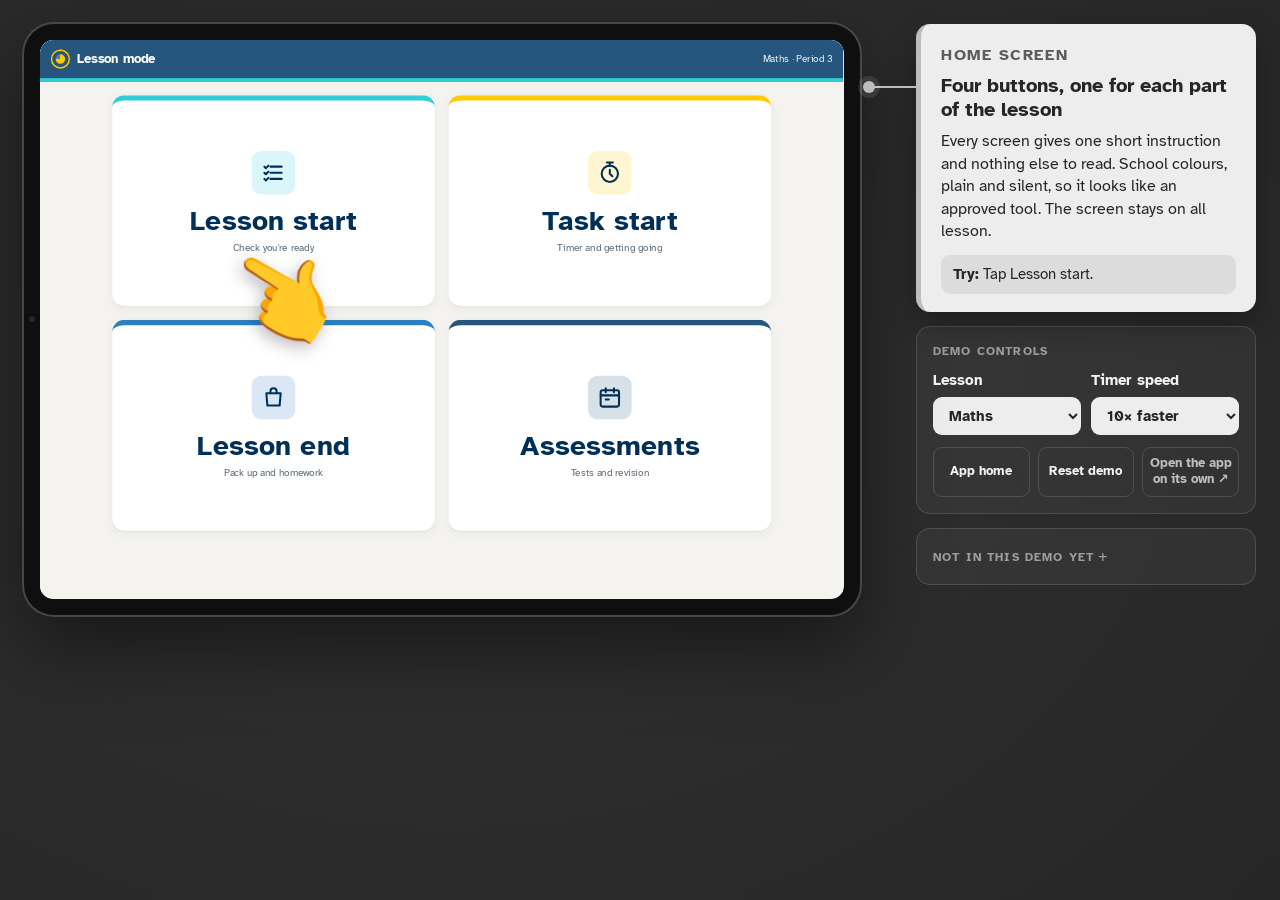
<file: index.html>
<!doctype html>
<html lang="en">
<head>
  <meta charset="utf-8">
  <meta name="viewport" content="width=device-width, initial-scale=1">
  <title>Lesson mode demo</title>
  <meta name="description" content="Interactive demo of Lesson mode, a classroom companion for students with executive function difficulties.">
  <meta name="theme-color" content="#2B2927">
  <link rel="icon" href="app/assets/icon.svg" type="image/svg+xml">
  <link rel="preconnect" href="https://fonts.googleapis.com">
  <link rel="preconnect" href="https://fonts.gstatic.com" crossorigin>
  <link href="https://fonts.googleapis.com/css2?family=Atkinson+Hyperlegible:wght@400;700&display=swap" rel="stylesheet">
  <link rel="stylesheet" href="demo.css">
</head>
<body>
  <main class="stage">
    <section class="device-col" aria-label="The Lesson mode app, running on an iPad">
      <div class="ipad" id="ipad">
        <span class="ipad-cam" aria-hidden="true"></span>
        <div class="ipad-screen">
          <iframe id="app" src="app/" title="Lesson mode app"></iframe>
        </div>
        <div class="hand" id="hand" hidden aria-hidden="true">
          <img src="demo-assets/hand.png" width="100" height="82" alt="">
        </div>
      </div>
    </section>

    <aside class="panel" aria-label="Demo notes">
      <section class="callout" id="callout" aria-live="polite">
        <p class="callout-kicker" id="calloutKicker">Home</p>
        <h2 id="calloutTitle">Four buttons</h2>
        <p id="calloutBody"></p>
        <p class="callout-try" id="calloutTry" hidden><b>Try:</b> <span></span></p>
      </section>

      <section class="flow" id="flow" hidden>
        <p class="panel-label" id="flowLabel">Flow</p>
        <ol id="flowSteps"></ol>
      </section>

      <section class="box controls">
        <p class="panel-label">Demo controls</p>
        <div class="ctl-row">
        <label>Lesson
          <select id="ctlSubject">
            <option value="maths">Maths</option>
            <option value="physics">Physics</option>
            <option value="geography">Geography</option>
          </select>
        </label>
        <label>Timer speed
          <select id="ctlSpeed">
            <option value="1">Real time</option>
            <option value="10">10× faster</option>
            <option value="60">60× faster</option>
          </select>
        </label>
        </div>
        <div class="ctl-btns">
          <button id="ctlHome">App home</button>
          <button id="ctlReset">Reset demo</button>
          <a href="app/" target="_blank" rel="noopener">Open the app on its own ↗</a>
        </div>
      </section>

      <details class="box out">
        <summary><span class="panel-label">Not in this demo yet</span></summary>
        <ul>
          <li><b>Real AI.</b> Photo reading and voice transcription are scripted.</li>
          <li><b>Google Classroom and Moodle.</b> The assignment list is made up.</li>
          <li><b>Rewards.</b> Waiting on the digital lab team's research.</li>
          <li><b>Note to self.</b> Dropped from the first version.</li>
        </ul>
      </details>
    </aside>
  </main>

  <script src="demo.js"></script>
</body>
</html>
</file>
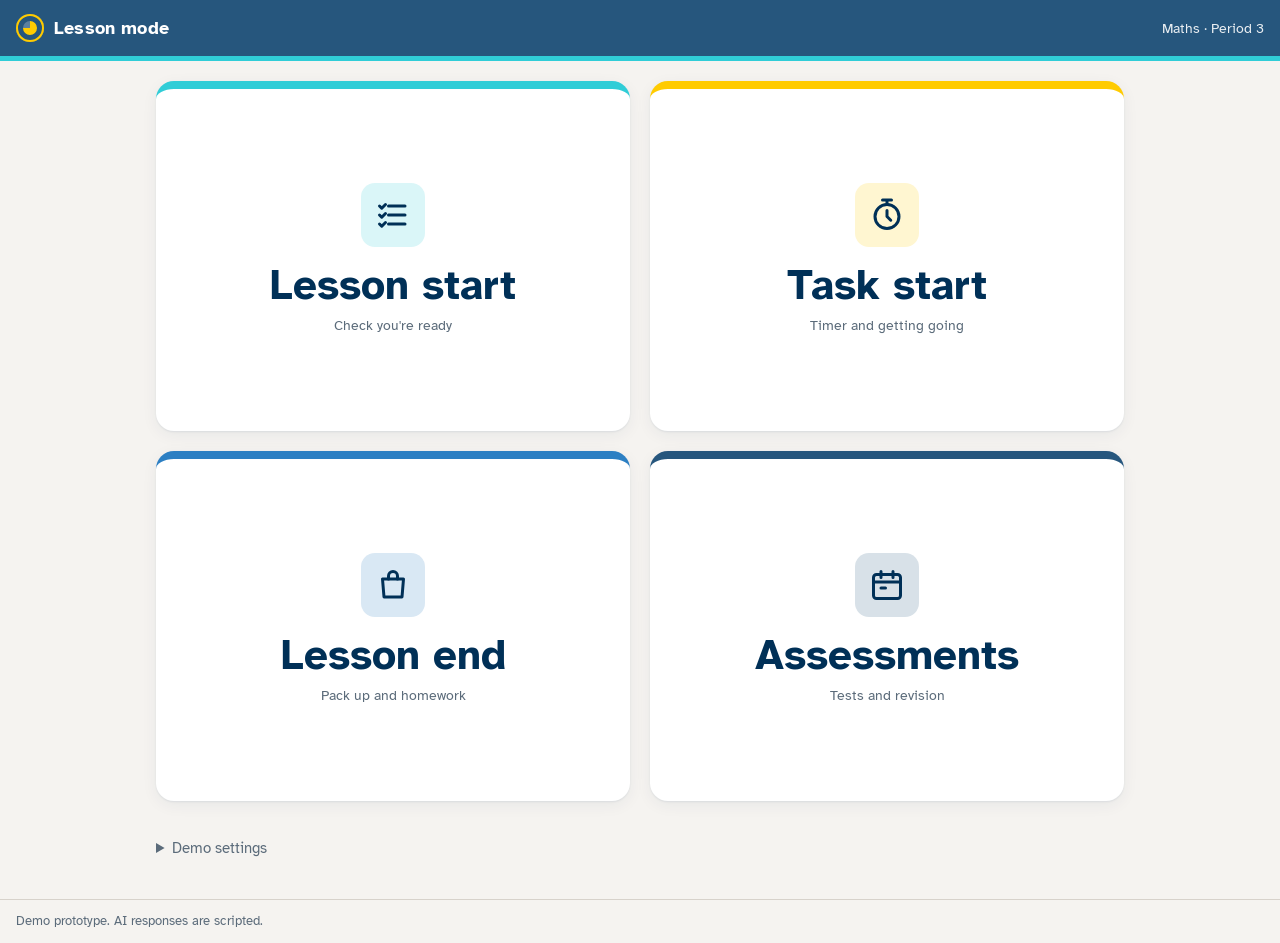
<file: app/index.html>
<!doctype html>
<html lang="en">
<head>
  <meta charset="utf-8">
  <meta name="viewport" content="width=device-width, initial-scale=1, viewport-fit=cover">
  <title>Lesson mode</title>
  <meta name="description" content="A classroom companion that helps students get started, stay on task and pack up. Demo prototype.">
  <meta name="theme-color" content="#26567D">
  <meta name="apple-mobile-web-app-capable" content="yes">
  <meta name="mobile-web-app-capable" content="yes">
  <meta name="apple-mobile-web-app-title" content="Lesson mode">
  <link rel="manifest" href="manifest.json">
  <link rel="icon" href="assets/icon.svg" type="image/svg+xml">
  <link rel="apple-touch-icon" href="assets/icon-192.png">
  <link rel="preconnect" href="https://fonts.googleapis.com">
  <link rel="preconnect" href="https://fonts.gstatic.com" crossorigin>
  <link href="https://fonts.googleapis.com/css2?family=Atkinson+Hyperlegible:wght@400;700&display=swap" rel="stylesheet">
  <link rel="stylesheet" href="style.css">
</head>
<body>
  <header class="topbar">
    <button class="brand" data-home aria-label="Lesson mode home">
      <span class="brand-mark" aria-hidden="true"></span>
      <span class="brand-name">Lesson mode</span>
    </button>
    <div class="topbar-right">
      <button class="timer-chip" id="timerChip" hidden aria-label="Task timer, open task">
        <span class="timer-chip-dot" aria-hidden="true"></span><span data-timer-text>0:00</span>
      </button>
      <span class="lesson-label" id="lessonLabel">Maths</span>
    </div>
  </header>

  <main id="view" class="view" tabindex="-1" aria-live="polite"></main>

  <div class="checkin" id="checkin" hidden role="alertdialog" aria-modal="true" aria-labelledby="checkinTitle">
    <div class="checkin-card">
      <h2 id="checkinTitle">Still on task?</h2>
      <p id="checkinBody"></p>
      <div class="checkin-bar"><span id="checkinBar"></span></div>
      <div class="btn-row" id="checkinBtns"></div>
    </div>
  </div>

  <footer class="foot">
    <span>Demo prototype. AI responses are scripted.</span>
    <span id="wakeStatus"></span>
  </footer>

  <script src="app.js"></script>
</body>
</html>
</file>
<file: demo.css>
/* Presenter page. Everything outside the iPad is neutral grey (no hue at
 * all), so the app's own colours are the only colour on screen.
 * Add ?tone=warm to the URL for the warm-grey + muted-teal version. */
:root {
  --bg: #262626;
  --bg-2: #313131;
  --box: rgba(255, 255, 255, .045);
  --box-line: rgba(255, 255, 255, .14);
  --text: #D4D4D4;
  --text-muted: #9E9E9E;
  --text-strong: #F2F2F2;
  --card: #EDEDED;
  --ink: #262626;
  --ink-muted: #5C5C5C;
  --try: #DCDCDC;
  --done: #757575;
  --rim: #474747;
  --accent: #BDBDBD;
  --accent-soft: rgba(255, 255, 255, .1);

  --screen-w: 1180;
  --screen-h: 820;
  --bezel: 24;
  --k: .6;                   /* set by demo.js */
  --gap: 56px;
  --font: "Atkinson Hyperlegible", system-ui, -apple-system, "Segoe UI", sans-serif;
}
:root.warm {
  --bg: #2B2927; --bg-2: #353230;
  --box-line: rgba(215, 210, 203, .16);
  --text: #D7D2CB; --text-muted: #A59C94; --text-strong: #F3F0EC;
  --card: #EFEBE6; --ink: #2B2927; --ink-muted: #5E5751;
  --try: #E0DAD3; --done: #7C746D; --rim: #4A4644;
  --accent: #8FC3C9; --accent-soft: rgba(143, 195, 201, .16);
}

* { box-sizing: border-box; }
html, body { margin: 0; }
body {
  min-height: 100dvh;
  font-family: var(--font);
  background: radial-gradient(1100px 800px at 35% 45%, var(--bg-2), var(--bg));
  color: var(--text);
  line-height: 1.45;
}
button, select { font: inherit; }

/* ---------- Layout ---------- */
.stage {
  display: grid;
  grid-template-columns: auto minmax(280px, 340px);
  justify-content: center;
  gap: var(--gap);
  align-items: start;
  padding: 24px;
  min-height: 100dvh;
}

/* ---------- iPad ---------- */
.device-col { min-width: 0; display: grid; justify-items: center; }
.ipad {
  position: relative;
  width: calc((var(--screen-w) + 2 * var(--bezel)) * var(--k) * 1px);
  height: calc((var(--screen-h) + 2 * var(--bezel)) * var(--k) * 1px);
  padding: calc(var(--bezel) * var(--k) * 1px);
  background: #0F0F0F;
  border-radius: calc(44 * var(--k) * 1px);
  box-shadow: 0 0 0 2px var(--rim), 0 30px 80px rgba(0, 0, 0, .5);
}
.ipad-cam {
  position: absolute; left: calc(var(--bezel) * var(--k) * .5px - 3px); top: 50%;
  width: 6px; height: 6px; margin-top: -3px; border-radius: 50%; background: #272727;
}
.ipad-screen {
  width: calc(var(--screen-w) * var(--k) * 1px);
  height: calc(var(--screen-h) * var(--k) * 1px);
  border-radius: calc(20 * var(--k) * 1px);
  overflow: hidden;
  background: #F5F3F0;
}
.ipad-screen iframe {
  display: block; border: 0;
  width: calc(var(--screen-w) * 1px);
  height: calc(var(--screen-h) * 1px);
  transform: scale(var(--k));
  transform-origin: 0 0;
}

/* ---------- Pointing hand (first-run hint) ---------- */
/* hand.png is shown at 100x82, pointing left; the fingertip is at (4, 34).
 * It is tilted 30deg so it points up-left at the button from the lower right,
 * and drifts along the finger's line: towards the button, then away. */
.hand {
  position: absolute; z-index: 2; pointer-events: none;
  width: 100px; height: 82px;
  margin: -34px 0 0 -4px;
  animation: hand-in .8s ease both;
}
.hand img {
  display: block; width: 100px; height: 82px;
  transform-origin: 4px 34px;
  transform: rotate(30deg) translateX(22px);
  filter: drop-shadow(0 6px 8px rgba(0, 0, 0, .25));
  animation: point 1.5s ease-in-out .8s infinite;
}
@keyframes hand-in { from { opacity: 0; } }
@keyframes point {
  0%, 100% { transform: rotate(30deg) translateX(22px); }
  50% { transform: rotate(30deg) translateX(2px); }
}

/* ---------- Panel ---------- */
.panel { display: grid; gap: 14px; min-width: 0; }
.panel-label {
  margin: 0 0 10px; font-size: .72rem; font-weight: 700; letter-spacing: .1em; text-transform: uppercase;
  color: var(--text-muted);
}

.callout {
  position: relative;
  background: var(--card); color: var(--ink);
  border-radius: 14px; padding: 20px 20px 18px;
  border-left: 5px solid var(--accent);
  box-shadow: 0 12px 30px rgba(0, 0, 0, .3);
}
.callout::before {
  content: ""; position: absolute; top: 62px; right: 100%; width: calc(var(--gap) - 4px); height: 2px;
  background: var(--accent);
}
.callout::after {
  content: ""; position: absolute; top: 57px; right: calc(100% + var(--gap) - 10px); width: 12px; height: 12px; border-radius: 50%;
  background: var(--accent); box-shadow: 0 0 0 5px var(--accent-soft);
}
.callout.changed { animation: pop .35s ease; }
@keyframes pop { from { opacity: .3; transform: translateX(8px); } }
.callout-kicker {
  margin: 0 0 6px; font-size: .72rem; font-weight: 700; letter-spacing: .1em; text-transform: uppercase; color: var(--ink-muted);
}
.callout h2 { margin: 0 0 8px; font-size: 1.25rem; line-height: 1.2; }
.callout p { margin: 0 0 8px; font-size: .97rem; }
.callout p:last-child { margin-bottom: 0; }
.callout-try {
  margin-top: 12px !important; padding: 9px 12px; border-radius: 9px;
  background: var(--try); font-size: .92rem !important;
}

.flow ol { list-style: none; margin: 0; padding: 0; display: grid; gap: 0; counter-reset: s; }
.flow li {
  counter-increment: s;
  display: flex; align-items: center; gap: 10px;
  padding: 3px 10px; border-radius: 8px; font-size: .88rem; color: var(--text-muted);
}
.flow li::before {
  content: counter(s); flex: none; width: 21px; height: 21px; border-radius: 50%;
  display: grid; place-items: center; font-size: .72rem; font-weight: 700;
  border: 1.5px solid currentColor;
}
.flow li.done { color: var(--done); }
.flow li.on { background: var(--accent-soft); color: var(--text-strong); font-weight: 700; }
.flow li.on::before { background: var(--accent); border-color: var(--accent); color: var(--ink); }

.box { background: var(--box); border: 1px solid var(--box-line); border-radius: 14px; padding: 16px; }
.ctl-row { display: grid; grid-template-columns: 1fr 1fr; gap: 10px; margin-bottom: 12px; }
.controls label { display: block;  margin: 0; font-weight: 700; font-size: .92rem; color: var(--text-strong); }
.controls select {
  display: block; width: 100%; margin-top: 6px; padding: 9px 12px; border-radius: 9px; border: 0; background: var(--card); color: var(--ink);
}
.ctl-btns { display: grid; grid-template-columns: 1fr 1fr 1fr; gap: 8px; }
.ctl-btns button, .ctl-btns a {
  display: grid; place-items: center; text-align: center;
  padding: 8px 6px; border-radius: 9px; border: 1.5px solid var(--box-line);
  background: transparent; color: var(--text-strong); font-weight: 700; font-size: .82rem; line-height: 1.2;
  cursor: pointer; text-decoration: none;
}
.ctl-btns a { color: var(--accent); }
.ctl-btns button:hover, .ctl-btns a:hover { background: rgba(255, 255, 255, .06); }
.controls select:focus-visible, .ctl-btns button:focus-visible, .ctl-btns a:focus-visible {
  outline: 3px solid var(--accent); outline-offset: 2px;
}

.out summary { cursor: pointer; list-style: none; }
.out summary::-webkit-details-marker { display: none; }
.out summary .panel-label { display: inline; }
.out summary::after { content: " +"; color: var(--text-muted); }
.out[open] summary::after { content: " −"; }
.out[open] ul { margin-top: 10px; }
.out ul { margin: 0; padding-left: 1.1em; display: grid; gap: 5px; font-size: .86rem; color: var(--text-muted); }
.out b { color: var(--text); }

/* ---------- Narrow screens: stack ---------- */
@media (max-width: 1100px) {
  .stage { grid-template-columns: minmax(0, 1fr); gap: 24px; padding: 16px; }
  .callout::before, .callout::after { display: none; }
}
@media (prefers-reduced-motion: reduce) {
  .callout.changed { animation: none; }  /* the hand keeps moving: it is the demo's only hint */
}
</file>
<file: app/style.css>
/* Palette: NAE teal is the brand accent; blue + yellow carry the UI. */
:root {
  --teal: #30CDD7;
  --teal-light: #9BD3DD;
  --stone: #D7D2CB;
  --taupe: #A59C94;
  --navy: #003057;
  --blue: #26567D;
  --bright-blue: #2C7FC3;
  --yellow: #FFCB00;
  --orange: #FF6A2E;
  --purple: #702082;
  --red: #E0004D;
  --green: #479613;

  --bg: #F5F3F0;
  --surface: #FFFFFF;
  --text: var(--navy);
  --muted: #5B6B7A;
  --line: var(--stone);
  --radius: 18px;
  --shadow: 0 1px 2px rgba(0, 48, 87, .08), 0 4px 16px rgba(0, 48, 87, .06);
  --font: "Atkinson Hyperlegible", system-ui, -apple-system, "Segoe UI", sans-serif;
}

* { box-sizing: border-box; }
html, body { margin: 0; }
body {
  font-family: var(--font);
  background: var(--bg);
  color: var(--text);
  font-size: 18px;
  line-height: 1.45;
  min-height: 100dvh;
  display: flex;
  flex-direction: column;
  -webkit-tap-highlight-color: transparent;
}
button, input, select { font: inherit; color: inherit; }
button { cursor: pointer; }
img { max-width: 100%; display: block; }
[hidden] { display: none !important; }

/* ---------- Top bar ---------- */
.topbar {
  position: sticky; top: 0; z-index: 10;
  display: flex; align-items: center; justify-content: space-between; gap: 12px;
  padding: calc(10px + env(safe-area-inset-top)) 16px 10px;
  background: var(--blue);
  color: #fff;
  border-bottom: 5px solid var(--teal);
}
.brand {
  display: flex; align-items: center; gap: 10px;
  background: none; border: 0; padding: 4px 0; color: #fff;
}
.brand-mark {
  width: 28px; height: 28px; border-radius: 50%;
  background: conic-gradient(var(--yellow) 0 270deg, rgba(255,255,255,.25) 270deg 360deg);
  box-shadow: inset 0 0 0 7px var(--blue);
  outline: 2px solid var(--yellow); outline-offset: -2px;
}
.brand-name { font-weight: 700; font-size: 1.15rem; letter-spacing: .01em; }
.topbar-right { display: flex; align-items: center; gap: 10px; min-width: 0; }
.lesson-label {
  font-size: .9rem; opacity: .9;
  white-space: nowrap; overflow: hidden; text-overflow: ellipsis;
}
.timer-chip {
  display: inline-flex; align-items: center; gap: 8px;
  background: var(--yellow); color: var(--navy);
  border: 0; border-radius: 999px; padding: 6px 12px;
  font-weight: 700; font-variant-numeric: tabular-nums;
}
.timer-chip-dot { width: 8px; height: 8px; border-radius: 50%; background: var(--navy); animation: blink 1s steps(2) infinite; }
@keyframes blink { 50% { opacity: .2; } }

/* ---------- Layout ---------- */
.view {
  flex: 1;
  width: 100%;
  max-width: 760px;
  margin: 0 auto;
  padding: 20px 16px 32px;
  outline: none;
}
.foot {
  display: flex; flex-wrap: wrap; justify-content: space-between; gap: 4px 16px;
  padding: 12px 16px calc(12px + env(safe-area-inset-bottom));
  font-size: .8rem; color: var(--muted);
  border-top: 1px solid var(--line);
}

h1, h2, h3 { line-height: 1.2; margin: 0 0 .4em; }
h1 { font-size: 1.6rem; }
h2 { font-size: 1.75rem; }
h3 { font-size: 1.15rem; }
p { margin: 0 0 1em; }
.kicker {
  font-size: .8rem; font-weight: 700; letter-spacing: .08em; text-transform: uppercase;
  color: var(--blue); margin: 0 0 .5em;
}
.muted { color: var(--muted); }
.small { font-size: .9rem; }

/* ---------- Home ---------- */
.home-status { margin: 0 0 16px; }
.sr-only { position: absolute; width: 1px; height: 1px; overflow: hidden; clip: rect(0 0 0 0); white-space: nowrap; }
.status-row { display: flex; flex-wrap: wrap; gap: 8px; margin-top: 10px; }
.pill {
  display: inline-flex; align-items: center; gap: 6px;
  padding: 4px 12px; border-radius: 999px;
  background: var(--surface); border: 1px solid var(--line);
  font-size: .85rem; color: var(--muted);
}
.pill.ok { border-color: var(--green); color: var(--green); }
.pill.warn { border-color: var(--orange); color: #B4400F; }

.tiles { display: grid; grid-template-columns: 1fr 1fr; gap: 14px; }
.tile {
  position: relative;
  display: flex; flex-direction: column; align-items: center; justify-content: center; gap: 12px;
  min-height: 170px; padding: 18px;
  background: var(--surface); border: 0; border-radius: var(--radius);
  box-shadow: var(--shadow); text-align: center;
  border-top: 8px solid var(--c);
  transition: transform .08s ease;
}
.tile:active { transform: scale(.98); }
.tile-icon {
  width: 52px; height: 52px; border-radius: 14px;
  display: grid; place-items: center;
  background: color-mix(in srgb, var(--c) 18%, white);
  color: var(--navy);
}
.tile-icon svg { width: 30px; height: 30px; }
.tile-title { font-size: 2.1rem; font-weight: 800; line-height: 1.25; }
.tile-sub { font-size: .9rem; color: var(--muted); }
.tile[data-c="teal"] { --c: var(--teal); }
.tile[data-c="yellow"] { --c: var(--yellow); }
.tile[data-c="blue"] { --c: var(--bright-blue); }
.tile[data-c="navy"] { --c: var(--blue); }

.settings { margin-top: 28px; }
.settings summary { cursor: pointer; color: var(--muted); font-size: .95rem; padding: 8px 0; }
.settings-body {
  display: grid; gap: 14px; padding: 16px;
  background: var(--surface); border-radius: var(--radius); box-shadow: var(--shadow);
}
.settings label { display: grid; gap: 6px; font-size: .95rem; }
.settings select, .field input, .field textarea {
  padding: 12px; border: 2px solid var(--line); border-radius: 12px; background: #fff;
}

/* ---------- Flow card ---------- */
.card {
  background: var(--surface); border-radius: var(--radius); box-shadow: var(--shadow);
  padding: 22px 20px;
  animation: rise .18s ease;
}
@keyframes rise { from { opacity: 0; transform: translateY(6px); } }
.card-top { display: flex; align-items: center; justify-content: space-between; gap: 12px; margin-bottom: 14px; }
.back {
  background: none; border: 0; padding: 6px 0; color: var(--blue); font-weight: 700;
}
.steps { display: flex; gap: 6px; }
.steps span { width: 26px; height: 6px; border-radius: 3px; background: var(--line); }
.steps span.on { background: var(--teal); }
.card-body { font-size: 1.1rem; }
.card-img {
  margin: 4px 0 16px; border-radius: 12px; overflow: hidden;
  border: 2px solid var(--line); background: #fff;
}
.card-img.focus { border-color: var(--yellow); box-shadow: 0 0 0 4px color-mix(in srgb, var(--yellow) 35%, transparent); }
.card-img img { width: 100%; max-height: 420px; object-fit: contain; }
.thumb { width: 120px; border-radius: 10px; border: 2px solid var(--line); margin-bottom: 14px; }
.note {
  border-left: 4px solid var(--teal); background: color-mix(in srgb, var(--teal) 10%, white);
  padding: 10px 14px; border-radius: 0 10px 10px 0; font-size: .95rem; margin: 0 0 16px;
}
.note.warn { border-color: var(--orange); background: color-mix(in srgb, var(--orange) 10%, white); }

/* ---------- Buttons ---------- */
.btn-row { display: grid; gap: 12px; margin-top: 18px; }
.btn-row.two { grid-template-columns: 1fr 1fr; }
.btn {
  min-height: 64px; padding: 14px 18px;
  border-radius: 14px; border: 2px solid transparent;
  font-size: 1.2rem; font-weight: 700;
  display: inline-flex; align-items: center; justify-content: center; gap: 10px;
  transition: transform .08s ease, filter .1s;
}
.btn:active { transform: scale(.98); }
.btn:disabled { opacity: .4; cursor: default; }
.btn.primary { background: var(--blue); color: #fff; }
.btn.yes { background: var(--green); color: #fff; }
.btn.no { background: #fff; color: var(--navy); border-color: var(--navy); }
.btn.ghost { background: transparent; color: var(--blue); border-color: var(--line); font-weight: 400; font-size: 1.05rem; min-height: 54px; }
.btn.accent { background: var(--yellow); color: var(--navy); }
.btn.alert { background: var(--orange); color: #fff; }
.btn input[type=file] { display: none; }
button:focus-visible, .btn:focus-within, a:focus-visible, input:focus-visible, select:focus-visible, textarea:focus-visible {
  outline: 3px solid var(--bright-blue); outline-offset: 2px;
}

.chips { display: flex; flex-wrap: wrap; gap: 10px; }
.chip {
  min-height: 52px; padding: 10px 18px; border-radius: 999px;
  border: 2px solid var(--line); background: #fff; font-weight: 700;
}
.chip.on { border-color: var(--blue); background: var(--blue); color: #fff; }

/* ---------- Support ladder ---------- */
.ladder { display: grid; grid-template-columns: repeat(3, 1fr); gap: 6px; margin-bottom: 18px; }
.rung {
  text-align: center; padding: 8px 4px; border-radius: 10px; font-size: .85rem; font-weight: 700;
  background: var(--bg); color: var(--taupe);
}
.rung.done { color: var(--muted); text-decoration: line-through; }
.rung.on { background: var(--yellow); color: var(--navy); }

/* ---------- Timer ---------- */
.timer-set { text-align: center; }
.big-time {
  font-size: clamp(4rem, 18vw, 7rem); font-weight: 700; line-height: 1;
  font-variant-numeric: tabular-nums; margin: 10px 0 18px;
}
.add-btns { display: grid; grid-template-columns: repeat(4, 1fr); gap: 10px; }
.add-btns .btn { font-size: 1.3rem; }

.ring-wrap { display: grid; place-items: center; margin: 4px 0 18px; position: relative; }
.ring { width: min(260px, 70vw); height: auto; transform: rotate(-90deg); }
.ring circle { fill: none; stroke-width: 16; }
.ring .track { stroke: var(--bg); }
.ring .bar { stroke: var(--teal); stroke-linecap: round; transition: stroke-dashoffset .3s linear, stroke .3s; }
.ring .tick { stroke: var(--navy); stroke-width: 20; stroke-dasharray: 2 563.5; opacity: .35; }
.ring-label {
  position: absolute; inset: 0; display: grid; place-content: center; text-align: center;
}
.ring-label strong { font-size: clamp(2.6rem, 12vw, 3.6rem); font-variant-numeric: tabular-nums; line-height: 1; }
.ring-label span { font-size: .9rem; color: var(--muted); }
.ring-wrap.compact .ring { width: min(170px, 46vw); }
.ring-wrap.compact .ring-label strong { font-size: 2.2rem; }

/* ---------- Checklist ---------- */
.checklist { display: grid; gap: 10px; margin: 6px 0 4px; padding: 0; list-style: none; }
.check {
  width: 100%; display: flex; align-items: center; gap: 14px;
  padding: 14px 16px; min-height: 64px;
  border: 2px solid var(--line); border-radius: 14px; background: #fff; text-align: left; font-size: 1.1rem;
}
.check .box {
  flex: none; width: 30px; height: 30px; border-radius: 8px; border: 2px solid var(--taupe);
  display: grid; place-items: center; color: #fff;
}
.check.on { border-color: var(--green); background: color-mix(in srgb, var(--green) 8%, white); }
.check.on .box { background: var(--green); border-color: var(--green); }
.check.borrowed:not(.on) { border-color: var(--orange); }
.check small { display: block; color: var(--muted); font-size: .85rem; }

/* ---------- Assessments ---------- */
.list { display: grid; gap: 12px; margin: 0 0 16px; padding: 0; list-style: none; }
.item {
  width: 100%; display: flex; align-items: center; justify-content: space-between; gap: 12px;
  padding: 16px; border-radius: 14px; border: 2px solid var(--line); background: #fff; text-align: left;
}
.item h3 { margin: 0 0 2px; }
.item .due { flex: none; text-align: right; font-weight: 700; color: var(--blue); }
.tag {
  display: inline-block; font-size: .75rem; font-weight: 700; text-transform: uppercase; letter-spacing: .06em;
  padding: 2px 8px; border-radius: 6px; background: var(--teal-light); color: var(--navy); margin-bottom: 4px;
}
.tag.hw { background: color-mix(in srgb, var(--yellow) 45%, white); }
.strategy {
  display: flex; gap: 14px; align-items: flex-start;
  background: color-mix(in srgb, var(--yellow) 22%, white); border-radius: 14px; padding: 16px; margin: 6px 0 18px;
}
.strategy-icon { font-size: 1.8rem; line-height: 1; }
.plan { list-style: none; padding: 0; margin: 0; display: grid; gap: 8px; }
.plan li {
  display: grid; grid-template-columns: 116px 1fr; gap: 12px; align-items: baseline;
  padding: 12px 14px; border-radius: 12px; background: var(--bg);
}
.plan li b { color: var(--blue); white-space: nowrap; }
.plan li.test { background: color-mix(in srgb, var(--teal) 18%, white); }
.field { display: grid; gap: 8px; margin-bottom: 18px; }
.field > span { font-weight: 700; }
.field textarea { min-height: 90px; resize: vertical; }

/* Flashcard example */
.flash-wrap { perspective: 900px; margin: 6px 0 12px; }
.flash {
  position: relative; width: 100%; height: 200px; border: 0; padding: 0; background: none;
  transform-style: preserve-3d; transition: transform .45s ease;
}
.flash.flipped { transform: rotateY(180deg); }
.flash-face {
  position: absolute; inset: 0; display: grid; place-content: center; text-align: center; gap: 6px;
  border-radius: 16px; backface-visibility: hidden; -webkit-backface-visibility: hidden;
  font-size: 2rem; font-weight: 700; box-shadow: var(--shadow);
}
.flash-face small { font-size: .85rem; font-weight: 400; opacity: .8; }
.flash-front { background: #fff; border: 3px solid var(--teal); }
.flash-back { background: var(--blue); color: #fff; transform: rotateY(180deg); }
.example {
  background: #fff; border: 2px dashed var(--taupe); border-radius: 14px; padding: 16px; font-size: 1rem;
}
.example ol, .example ul { margin: 0; padding-left: 1.3em; }

/* ---------- Check-in overlay ---------- */
.checkin {
  position: fixed; inset: 0; z-index: 50;
  display: grid; place-items: center; padding: 16px;
  background: rgba(0, 48, 87, .55);
  animation: flash 1.2s ease 3;
}
@keyframes flash { 0%, 100% { background: rgba(0, 48, 87, .55); } 50% { background: rgba(255, 203, 0, .85); } }
.checkin-card {
  width: min(520px, 100%); background: #fff; border-radius: var(--radius);
  padding: 24px 20px; border-top: 10px solid var(--yellow); box-shadow: 0 10px 40px rgba(0,0,0,.25);
  animation: rise .2s ease;
}
.checkin-bar { height: 12px; background: var(--bg); border-radius: 6px; overflow: hidden; margin: 4px 0 6px; }
.checkin-bar span { display: block; height: 100%; background: var(--teal); }

.spinner {
  width: 54px; height: 54px; margin: 18px auto; border-radius: 50%;
  border: 6px solid var(--bg); border-top-color: var(--teal); animation: spin .8s linear infinite;
}
@keyframes spin { to { transform: rotate(360deg); } }
.mic {
  width: 120px; height: 120px; border-radius: 50%; margin: 10px auto 16px; display: grid; place-items: center;
  background: var(--blue); color: #fff; border: 0;
}
.mic svg { width: 48px; height: 48px; }
.mic.rec { background: var(--red); animation: pulse 1s ease infinite; }
@keyframes pulse { 0% { box-shadow: 0 0 0 0 rgba(224,0,77,.5); } 100% { box-shadow: 0 0 0 26px rgba(224,0,77,0); } }
.quote { font-size: 1.2rem; font-style: italic; background: var(--bg); border-radius: 12px; padding: 14px 16px; }

@media (max-width: 420px) {
  .tile { min-height: 150px; padding: 14px; }
  .tile-title { font-size: 1.6rem; }
  .btn-row.two { grid-template-columns: 1fr; }
  .plan li { grid-template-columns: 1fr; gap: 2px; }
  .lesson-label { display: none; }
}
@media (min-width: 720px) {
  .view { padding-top: 32px; }
  .card { padding: 30px 32px; }
}
/* Landscape tablet: use the width */
@media (min-width: 1000px) {
  .view { max-width: 1000px; }
  .tiles { gap: 20px; grid-auto-rows: minmax(215px, calc((100dvh - 200px) / 2)); }
  .tile { min-height: 215px; padding: 26px; }
  .tile-icon { width: 64px; height: 64px; }
  .tile-icon svg { width: 36px; height: 36px; }
  .tile-title { font-size: 2.6rem; }
  .card { max-width: 820px; margin: 0 auto; }
}
@media (min-width: 1000px) and (max-height: 900px) {
  .view { padding-top: 20px; }
  .ring { width: 200px; }
  .ring-label strong { font-size: 3rem; }
}
@media (prefers-reduced-motion: reduce) {
  *, *::before, *::after { animation-duration: .01ms !important; animation-iteration-count: 1 !important; transition: none !important; }
}

/* Inside the presenter page the panel provides demo info and settings */
.embedded .foot { display: none; }

/* ---------- Pretend camera ---------- */
.viewfinder {
  position: relative; overflow: hidden;
  height: min(48vh, 400px);
  border-radius: 16px; background: #15191E;
  display: grid; place-items: center;
}
.viewfinder img {
  position: absolute; inset: 6%; width: 88%; height: 88%; object-fit: contain;
  transform: rotate(-1.5deg);
  filter: drop-shadow(0 8px 18px rgba(0,0,0,.6)) brightness(.96);
}
.vf-corners {
  position: absolute; inset: 14px; pointer-events: none;
  background:
    linear-gradient(#fff,#fff) top left / 34px 4px, linear-gradient(#fff,#fff) top left / 4px 34px,
    linear-gradient(#fff,#fff) top right / 34px 4px, linear-gradient(#fff,#fff) top right / 4px 34px,
    linear-gradient(#fff,#fff) bottom left / 34px 4px, linear-gradient(#fff,#fff) bottom left / 4px 34px,
    linear-gradient(#fff,#fff) bottom right / 34px 4px, linear-gradient(#fff,#fff) bottom right / 4px 34px;
  background-repeat: no-repeat; opacity: .9;
}
.vf-flash { position: absolute; inset: 0; background: #fff; opacity: 0; pointer-events: none; }
.viewfinder.snap .vf-flash { animation: snap .45s ease-out; }
@keyframes snap { 0% { opacity: .95; } 100% { opacity: 0; } }
.shutter {
  display: block; margin: 14px auto 0;
  width: 76px; height: 76px; border-radius: 50%;
  background: #fff; border: 6px solid var(--blue);
  box-shadow: 0 0 0 3px #fff, 0 0 0 5px var(--line);
}
.shutter:active { transform: scale(.94); }
</file>
